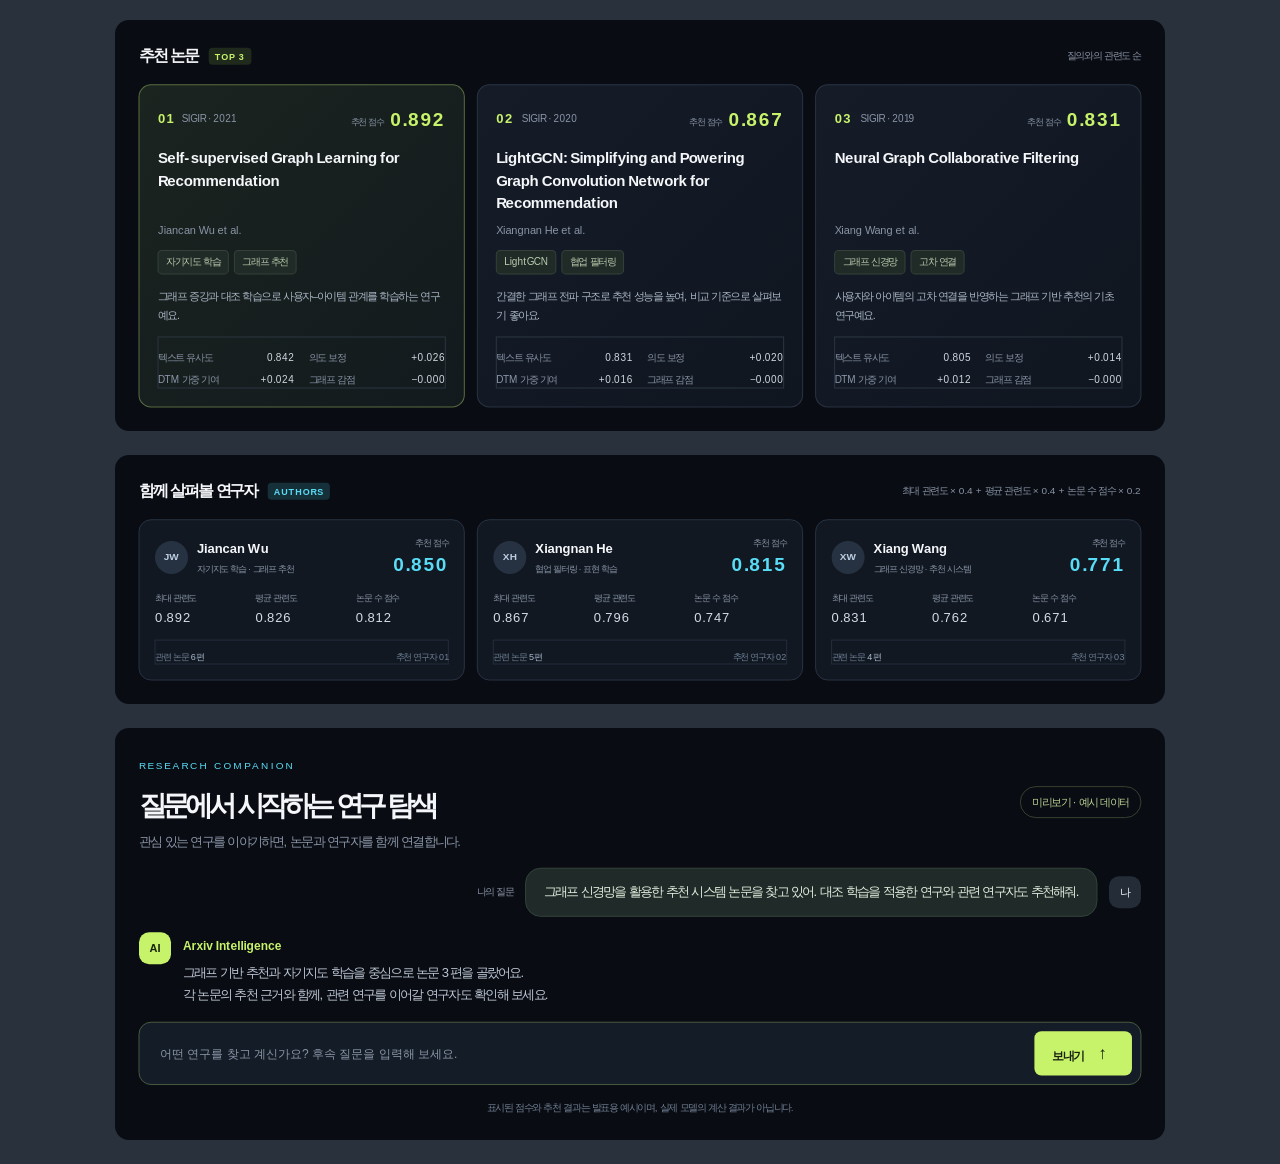
<file: docs/assets/recommendation/svg/index.html>
<!doctype html><html lang="ko"><meta charset="utf-8"><title>SVG export preview</title><style>body{margin:20px;background:#29313d}img{display:block;width:1050px;max-width:100%;margin:0 auto 24px}</style><img src="01-recommended-papers.svg" alt="추천 논문"><img src="02-recommended-authors.svg" alt="연구자 추천"><img src="03-conversation.svg" alt="대화형 질문창"></html>
</file>
